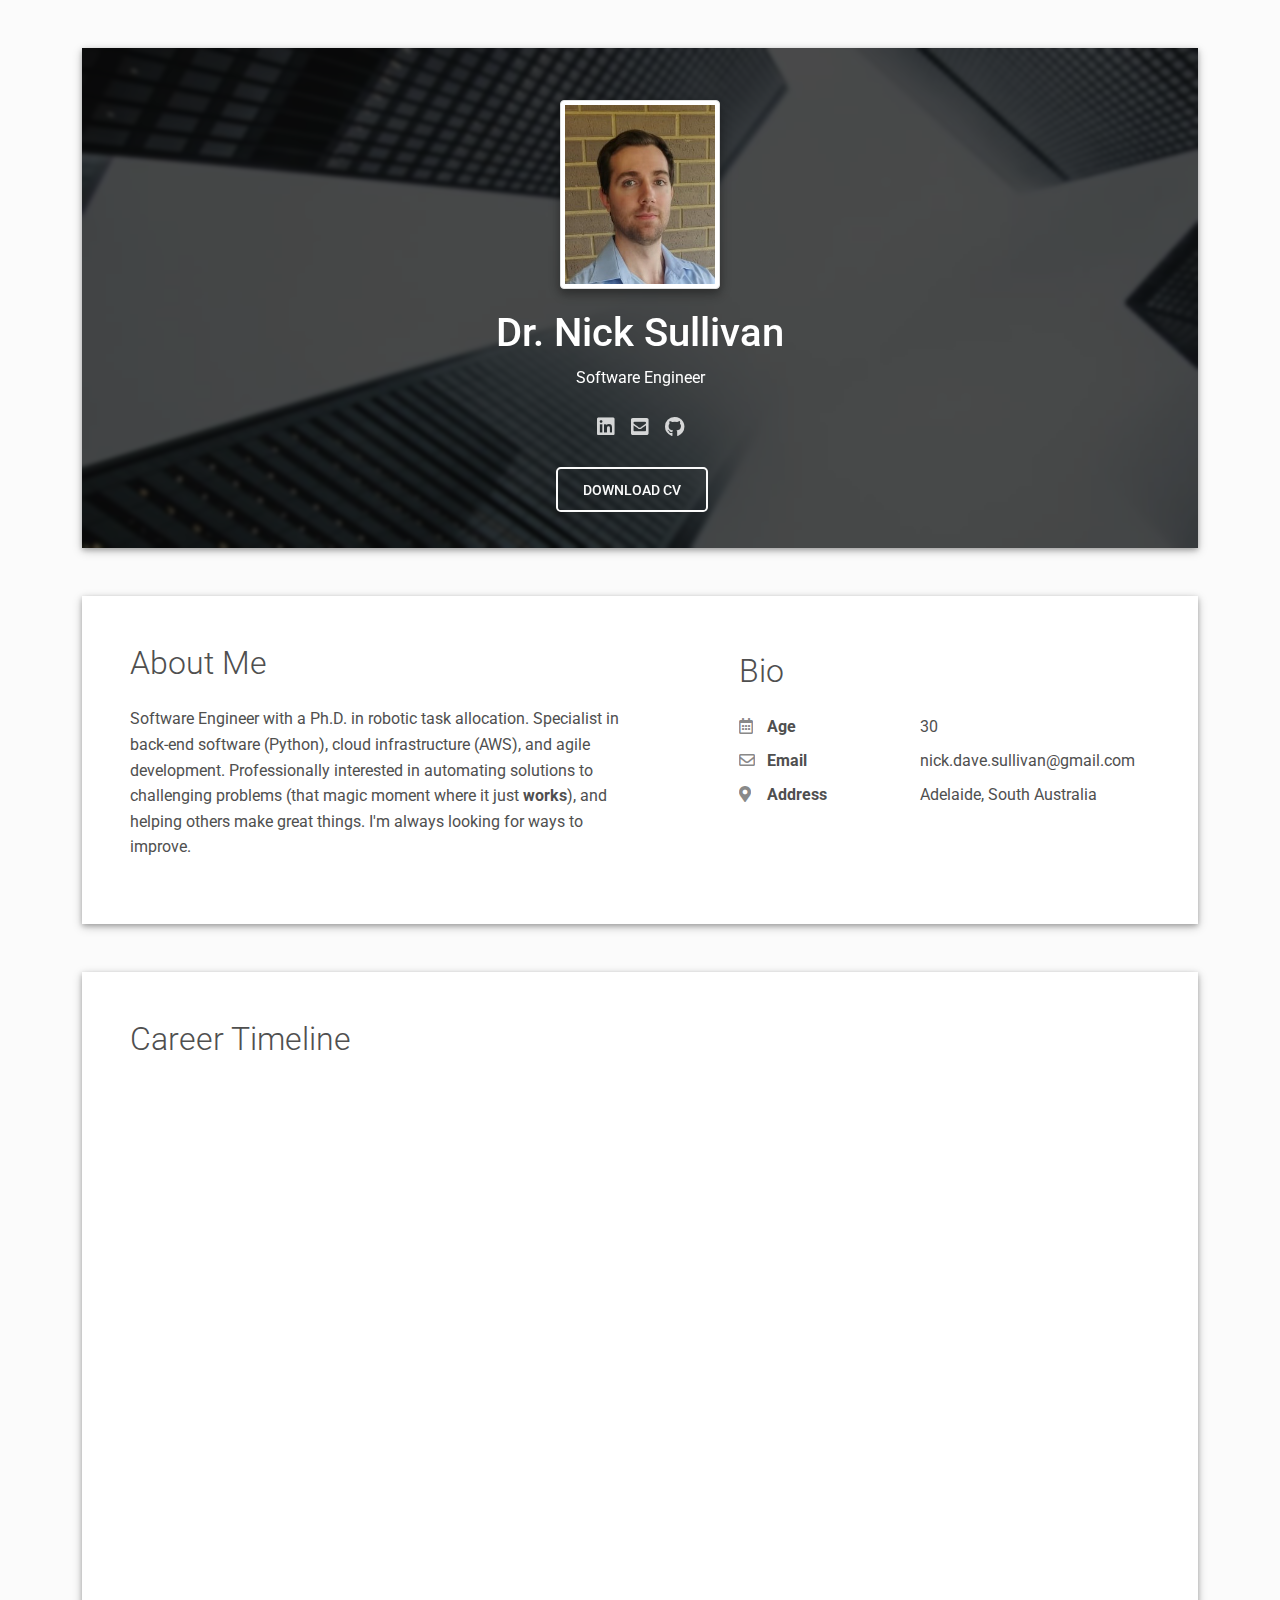
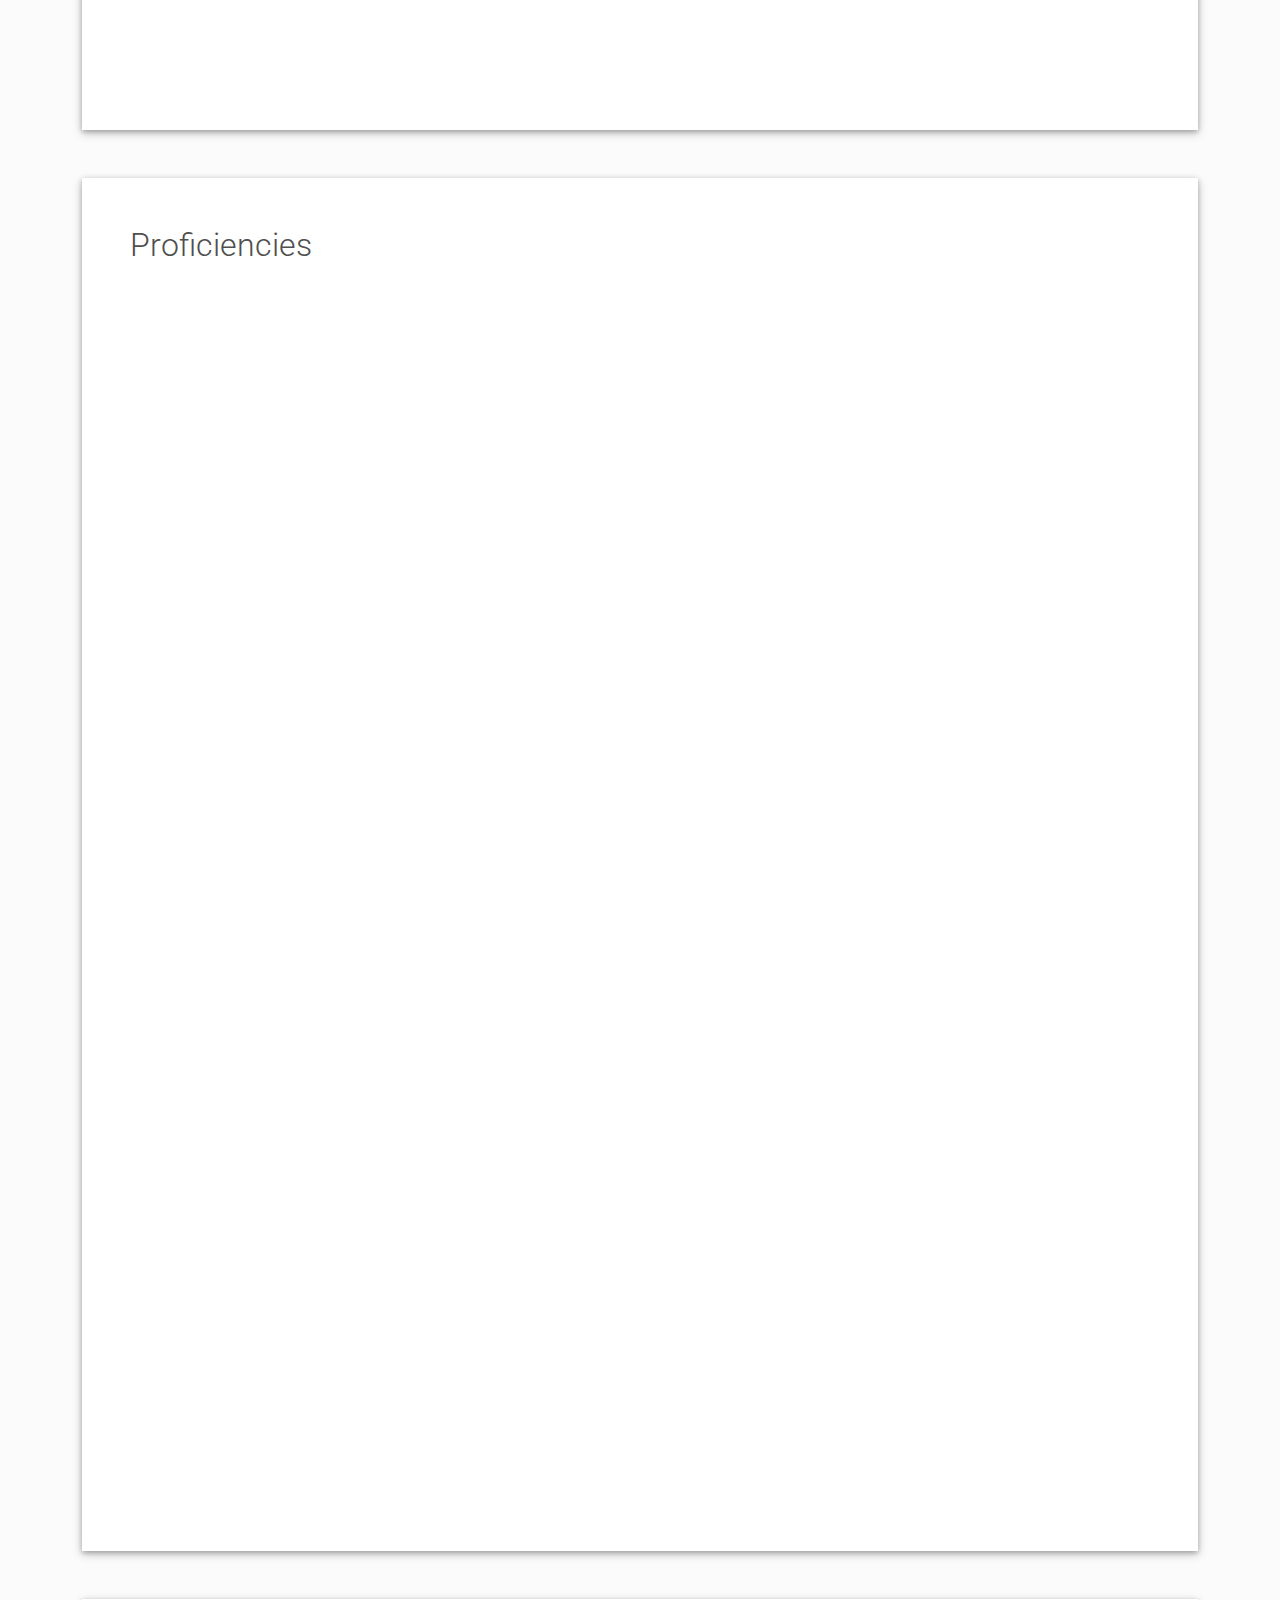
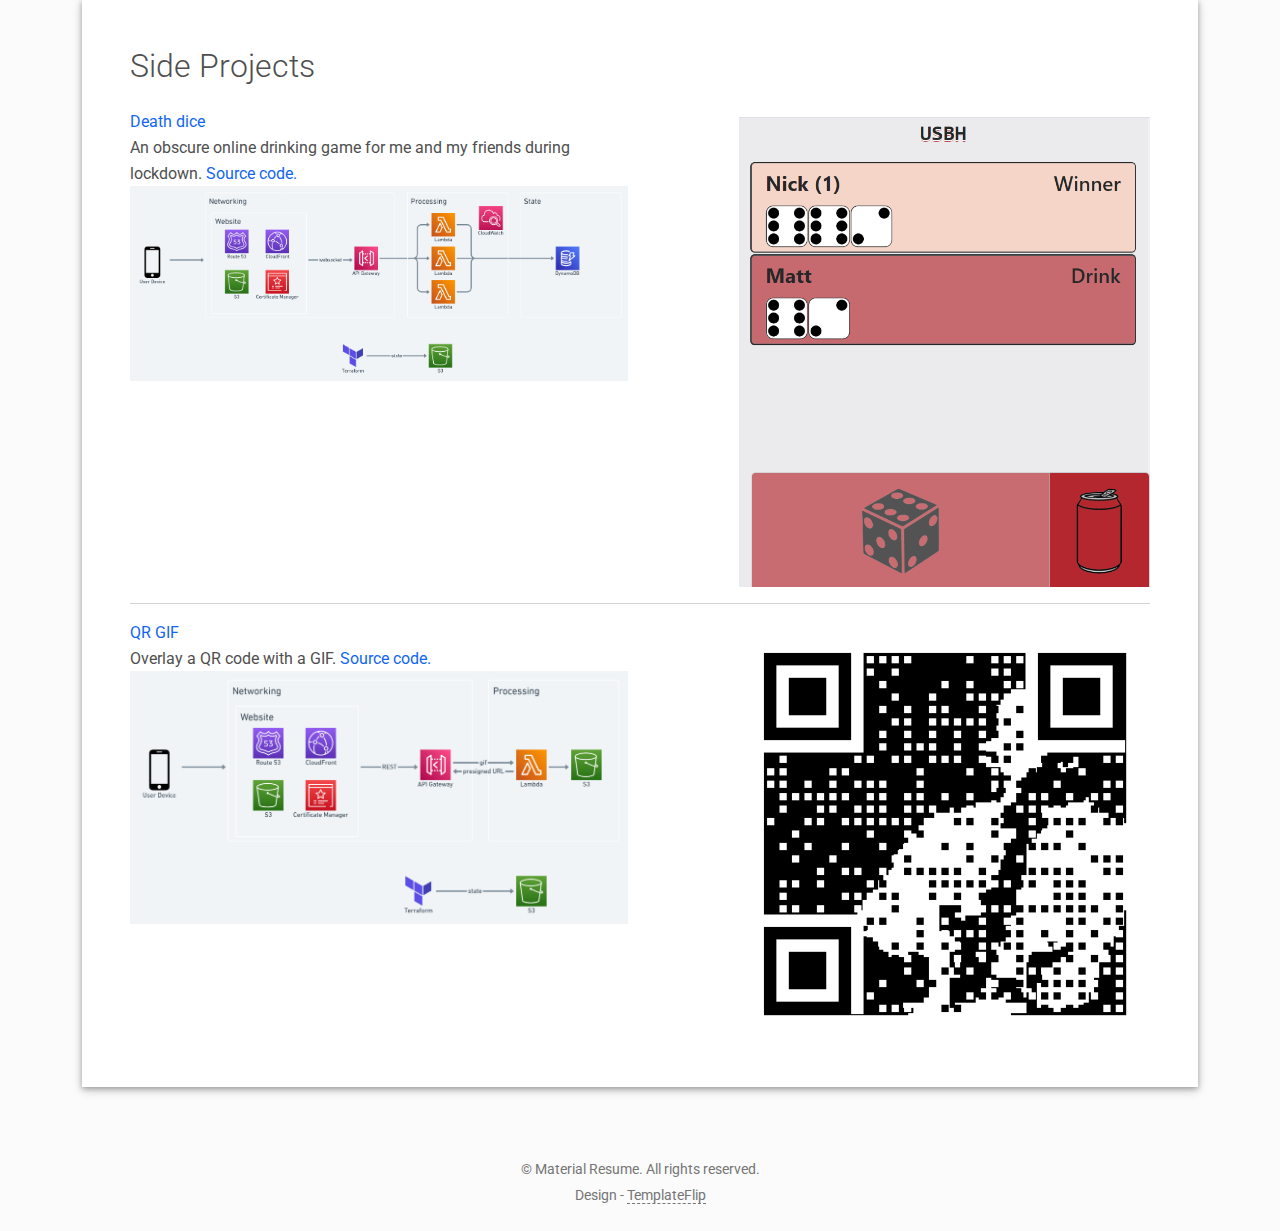
<file: src/index.html>
<!DOCTYPE html>
<html lang="en-US">

<head>
    <meta charset="UTF-8">
    <meta http-equiv="X-UA-Compatible" content="IE=edge">
    <meta name="viewport" content="width=device-width, initial-scale=1">
    <title>Nick Sullivan</title>
    <link rel="icon" href="images/favicon.ico" type="image/x-icon" />
    <link rel="preconnect" href="https://fonts.gstatic.com" crossorigin="crossorigin" />
    <link rel="preload" as="style"
        href="https://fonts.googleapis.com/css2?family=Poppins:wght@600&amp;family=Roboto:wght@300;400;500;700&amp;display=swap" />
    <link rel="stylesheet"
        href="https://fonts.googleapis.com/css2?family=Poppins:wght@600&amp;family=Roboto:wght@300;400;500;700&amp;display=swap"
        media="print" onload="this.media='all'" />
    <noscript>
        <link rel="stylesheet"
            href="https://fonts.googleapis.com/css2?family=Poppins:wght@600&amp;family=Roboto:wght@300;400;500;700&amp;display=swap" />
    </noscript>
    <link href="css/font-awesome/css/all.min.css?ver=1.2.1" rel="stylesheet">
    <link href="css/mdb.min.css?ver=1.2.1" rel="stylesheet">
    <link href="css/aos.css?ver=1.2.1" rel="stylesheet">
    <link href="css/main.css?ver=1.2.1" rel="stylesheet">
    <noscript>
        <style type="text/css">
            [data-aos] {
                opacity: 1 !important;
                transform: translate(0) scale(1) !important;
            }
        </style>
    </noscript>
</head>

<body class="bg-light" id="top">
    <!-- <header class="d-print-none">
        <div class="container text-center text-lg-left">
            <div class="pt-4 clearfix">
                <h1 class="site-title mb-0">Nick Sullivan</h1>
                <div class="site-nav">
                    <nav role="navigation">
                        <ul class="nav justify-content-center">
                            <li class="nav-item"><a class="nav-link" href="#about" title="About"><span
                                        class="menu-title">About</span></a>
                            </li>
                            <li class="nav-item"><a class="nav-link" href="#timeline" title="Timeline"><span
                                        class="menu-title">Timeline</span></a>
                            </li>

                            <li class="nav-item"><a class="nav-link" href="#contact" title="Contact"><span
                                        class="menu-title">Contact</span></a>
                            </li>
                        </ul>
                    </nav>
                </div>
            </div>
        </div>
    </header> -->

    <div class="page-content">
        <div class="container">
            <div class="resume-container">

                <!-- Intro -->
                <div class="shadow-1-strong bg-white my-5" id="intro">
                    <div class="bg-info text-white">
                        <div class="cover bg-image"><img src="images/header-background.jpg" />
                            <div class="mask" style="background-color: rgba(0, 0, 0, 0.7);backdrop-filter: blur(2px);">
                                <div class="text-center p-5">
                                    <div class="avatar p-1"><img class="img-thumbnail shadow-2-strong"
                                            src="images/avatar.jpg" width="160" height="160" /></div>
                                    <div class="header-bio mt-3">
                                        <div data-aos="zoom-in" data-aos-delay="0">
                                            <h2 class="h1">Dr. Nick Sullivan</h2>
                                            <p>Software Engineer</p>
                                        </div>
                                        <div class="header-social mb-3 d-print-none" data-aos="zoom-in"
                                            data-aos-delay="200">
                                            <nav role="navigation">
                                                <ul class="nav justify-content-center">
                                                    <li class="nav-item"><a class="nav-link"
                                                            href="https://www.linkedin.com/in/nick-dave-sullivan/"
                                                            title="LinkedIn"><i class="fab fa-linkedin"></i><span
                                                                class="menu-title sr-only">Twitter</span></a>
                                                    </li>
                                                    <li class="nav-item"><a class="nav-link"
                                                            href="mailto: nick.dave.sullivan@gmail.com" title="Email"><i
                                                                class="fas fa-envelope-square"></i><span
                                                                class="menu-title sr-only">Facebook</span></a>
                                                    </li>
                                                    <li class="nav-item"><a class="nav-link"
                                                            href="https://github.com/Nick-Sullivan" title="Github"><i
                                                                class="fab fa-github"></i><span
                                                                class="menu-title sr-only">Github</span></a>
                                                    </li>
                                                </ul>
                                            </nav>
                                        </div>
                                        <div class="d-print-none">
                                            <a
                                                class="btn btn-outline-light btn-lg shadow-sm mt-1 me-3"
                                                href="files/NickSullivan-SoftwareEngineer.pdf" data-aos="fade-right"
                                                data-aos-delay="700">Download CV
                                            </a>
                                            <!-- <a
                                                class="btn btn-info btn-lg shadow-sm mt-1" href="#contact"
                                                data-aos="fade-left" data-aos-delay="700">Contact
                                            </a> -->
                                        </div>
                                    </div>
                                </div>
                            </div>
                        </div>
                    </div>
                </div>

                <!-- About Me -->
                <div class="shadow-1-strong bg-white my-5 p-5" id="about">
                    <div class="about-section">
                        <div class="row">
                            <div class="col-md-6">
                                <h2 class="h2 fw-light mb-4">About Me</h2>
                                <p>
                                    Software Engineer with a Ph.D. in robotic task allocation. Specialist in back-end
                                    software
                                    (Python), cloud infrastructure (AWS), and agile development.
                                    Professionally interested in automating solutions to challenging problems (that
                                    magic moment
                                    where it just <strong>works</strong>), and helping others make great things. I'm
                                    always looking for ways to
                                    improve.
                                </p>
                            </div>
                            <div class="col-md-5 offset-lg-1">
                                <div class="row mt-2">
                                    <h2 class="h2 fw-light mb-4">Bio</h2>
                                    <div class="col-sm-5">
                                        <div class="pb-2 fw-bolder"><i class="far fa-calendar-alt pe-2 text-muted"
                                                style="width:24px;opacity:0.85;"></i> Age</div>
                                    </div>
                                    <div class="col-sm-7">
                                        <div class="pb-2">30</div>
                                    </div>
                                    <div class="col-sm-5">
                                        <div class="pb-2 fw-bolder"><i class="far fa-envelope pe-2 text-muted"
                                                style="width:24px;opacity:0.85;"></i> Email</div>
                                    </div>
                                    <div class="col-sm-7">
                                        <div class="pb-2">nick.dave.sullivan@gmail.com</div>
                                    </div>
                                    <div class="col-sm-5">
                                        <div class="pb-2 fw-bolder"><i class="fas fa-map-marker-alt pe-2 text-muted"
                                                style="width:24px;opacity:0.85;"></i> Address</div>
                                    </div>
                                    <div class="col-sm-7">
                                        <div class="pb-2">Adelaide, South Australia</div>
                                    </div>
                                </div>
                            </div>
                        </div>
                    </div>
                </div>

                <!-- Timeline -->
                <div class="shadow-1-strong bg-white my-5 p-5" id="timeline">
                    <h2 class="h2 fw-light mb-4">Career Timeline</h2>
                    <link title="timeline-styles" rel="stylesheet" href="https://cdn.knightlab.com/libs/timeline3/latest/css/timeline.css">      
                    <div id='timeline-embed' style="width: 100%; height: 600px"></div>
                    <script src="https://cdn.knightlab.com/libs/timeline3/latest/js/timeline.js"></script>
                    <script type="text/javascript">
                        // The TL.Timeline constructor takes at least two arguments:
                        // the id of the Timeline container (no '#'), and
                        // the URL to your JSON data file or Google spreadsheet.
                        // the id must refer to an element "above" this code,
                        // and the element must have CSS styling to give it width and height
                        // optionally, a third argument with configuration options can be passed.
                        // See below for more about options.
                        timeline = new TL.Timeline(
                            'timeline-embed',
                            'files/timeline.json',
                            {
                                scale_factor: 0.5,
                                zoom_sequence: [0.25, 0.5, 1, 2],
                                timenav_height_percentage: 16,
                                timenav_height_min: 50,
                                start_at_end: true,
                                duration: 1000
                            }
                        );
                    </script>
                </div>

                <!-- Proficiencies -->
                <div class="shadow-1-strong bg-white my-5 p-5" id="experience">
                    <div class="work-experience-section">
                        <h2 class="h2 fw-light mb-4">Proficiencies</h2>
                        <div class="timeline">
                            <div class="timeline-card timeline-card-info" data-aos="fade-in" data-aos-delay="0">
                                <div class="row">
                                    <div class="col-md-6">
                                        <div class="timeline-head px-4 pt-3">
                                            <div class="h5">Business Logic <span class="text-muted h6">(backend)</span></div>
                                        </div>
                                        <div class="timeline-body px-4 pb-4">
                                            <div class="text-muted text-small mb-3">Python, C#, SQL</div>
                                            <div>
                                                Most of my career has been in startups/scaleups, so I have experience in balancing the needs of short-term requirements
                                                (like creating a feature to land an important sale) with long-term code quality that enables companies to scale. 
                                                Good backend code starts with a strong understanding of the product, and designing the right data models.
                                                I feel great satisfication in seeing testable, easy-to-understand, logically-consistent code.
                                            </div>
                                        </div>
                                    </div>
                                    <div class="col-md-6">
                                        <div class="timeline-head px-4 pt-3">
                                            <div class="h5"><span class="text-muted h6">Ask me about</span></div>
                                        </div>
                                        <div class="px-4 pb-4">
                                            <div>• Incrementally improving monoliths</div>
                                            <div>• Transitioning serviceability calculations at TicToc</div>
                                            <div>• Architectural decision records</div>
                                            <div>• Optimising for autonomy</div>
                                        </div>
                                    </div>
                                </div>
                            </div>
                            <div class="timeline-card timeline-card-info" data-aos="fade-in" data-aos-delay="100">
                                <div class="row">
                                    <div class="col-md-6">
                                        <div class="timeline-head px-4 pt-3">
                                            <div class="h5">Infrastructure <span class="text-muted h6"></span></div>
                                        </div>
                                        <div class="timeline-body px-4 pb-4">
                                            <div class="text-muted text-small mb-3">AWS, Terraform</div>
                                            <div>
                                                Certified solutions architect. Lots of S3, lambda, permissions, SQS, API gateway, DynamoDB.
                                                Not much experience in networking details, e.g. VPC, load balancing.
                                                I'm a big fan of infrastructure-as-code, it's extremely satisfying to destroy and re-apply.
                                            </div>
                                        </div>
                                    </div>
                                    <div class="col-md-6">
                                        <div class="timeline-head px-4 pt-3">
                                            <div class="h5"><span class="text-muted h6">Ask me about</span></div>
                                        </div>
                                        <div class="px-4 pb-4">
                                            <div>• Concurrency in my dice project</div>
                                            <div>• Event-driven architecture at TicToc</div>
                                        </div>
                                    </div>
                                </div>
                            </div>
                            <div class="timeline-card timeline-card-info" data-aos="fade-in" data-aos-delay="200">
                                <div class="row">
                                    <div class="col-md-6">
                                        <div class="timeline-head px-4 pt-3">
                                            <div class="h5">Data <span class="text-muted h6"></span></div>
                                        </div>
                                        <div class="timeline-body px-4 pb-4">
                                            <div class="text-muted text-small mb-3">Snowflake, dbt</div>
                                            <div>
                                                I have worked with truck sensors sending hundreds of messages per second, riddled 
                                                with clock-skew and connection dropouts.
                                                I have experience in Snowflake and dbt, as well as writing tooling to improve internal visibility.
                                                Data is the lense to understand the world, and I like to know how my work is making an impact. 
                                            </div>
                                        </div>
                                    </div>
                                    <div class="col-md-6">
                                        <div class="timeline-head px-4 pt-3">
                                            <div class="h5"><span class="text-muted h6">Ask me about</span></div>
                                        </div>
                                        <div class="px-4 pb-4">
                                            <div>• Leading the analytics data store project at MaxMine</div>
                                            <div>• Bug investigations at TicToc</div>
                                        </div>
                                    </div>
                                </div>
                            </div>
                            <div class="timeline-card timeline-card-info" data-aos="fade-in" data-aos-delay="300">
                                <div class="row">
                                    <div class="col-md-6">
                                        <div class="timeline-head px-4 pt-3">
                                            <div class="h5">Testing <span class="text-muted h6"></span></div>
                                        </div>
                                        <div class="timeline-body px-4 pb-4">
                                            <div class="text-muted text-small mb-3">Playwright, mocha</div>
                                            <div>
                                                Strong believer that all regression testing whould be automated, integrated as part of CICD, 
                                                and written by the same people who write business logic.
                                                Developers that are responsible for their own tests write much more scalable code.
                                            </div>
                                        </div>
                                    </div>
                                    <div class="col-md-6">
    
                                        <div class="timeline-head px-4 pt-3">
                                            <div class="h5"><span class="text-muted h6">Ask me about</span></div>
                                        </div>
                                        <div class="px-4 pb-4">
                                            <div>• Serviceability calculations at TicToc</div>
                                            <div>• Browser testing in my dice project</div>
                                        </div>
                                    </div>
                                </div>
                            </div>
                            <div class="timeline-card timeline-card-info" data-aos="fade-in" data-aos-delay="400">
                                <div class="row">
                                    <div class="col-md-6">
                                        <div class="timeline-head px-4 pt-3">
                                            <div class="h5">User Interface <span class="text-muted h6">(frontend)</span>
                                            </div>
                                        </div>
                                        <div class="timeline-body px-4 pb-4">
                                            <div class="text-muted text-small mb-3">HTML, Javascript</div>
                                            <div>
                                                I can copy and paste my way through simple problems, but I only have basic experience when it comes to anything front end.
                                            </div>
                                        </div>
                                    </div>
                                </div>
                            </div>
                        </div>
                    </div>
                </div>

                <!-- Projects -->
                <div class="shadow-1-strong bg-white my-5 p-5" id="projects">
                    <div class="project-section">
                        <div class="row">
                            <div class="col-md-6">
                                <h2 class="h2 fw-light mb-4">Side Projects</h2>
                            </div>
                        </div>
                        <div class="row">
                            <div class="col-md-6">
                                <p>
                                    <a href="https://100percentofthetimehotspaghetti.com/dice.html">Death dice</a>
                                    <br>
                                    An obscure online drinking game for me and my friends during lockdown.
                                    <a href="https://github.com/Nick-Sullivan/death-dice">Source code.</a>
                                    <img class="img-fluid" src="images/death-dice-architecture.png" height="500" />
                                </p>
                            </div>
                            <div class="col-md-5 offset-lg-1">
                                <div class="row mt-2">
                                    <img class="img" src="images/death-dice-screenshot.png" width="100" />
                                </div>
                            </div>
                        </div>
                        <div class="row">
                            <div class="col">
                                <hr class="solid">
                            </div>
                        </div>
                        <div class="row">
                            <div class="col-md-6">
                                <p>
                                    <a href="https://nick.dave.sullivan.com/qrgif.html">QR GIF</a>
                                    <br>
                                    Overlay a QR code with a GIF.
                                    <a href="https://github.com/Nick-Sullivan/death-dice">Source code.</a>
                                    <img class="img-fluid" src="images/qrgif-architecture.png" height="500" />
                                    
                                </p>
                            </div>
                            <div class="col-md-5 offset-lg-1">
                                <div class="row mt-2">
                                    <img class="img-fluid" src="images/qrgif-example.gif" height="500" />
                                </div>
                            </div>
                        </div>

                    </div>
                </div>


                <!-- Skills -->
                <!-- <div class="shadow-1-strong bg-white my-5 p-5" id="skills">
                    <div class="skills-section">
                        <h2 class="h2 fw-light mb-4">Professional Skills</h2>
                        <div class="row">
                            <div class="col-md-6">
                                <div class="mb-3"><span class="fw-bolder">HTML</span>
                                    <div class="progress my-2 rounded" style="height: 20px">
                                        <div class="progress-bar bg-info" role="progressbar" data-aos="zoom-in-right"
                                            data-aos-delay="100" data-aos-anchor=".skills-section" style="width: 95%;"
                                            aria-valuenow="95" aria-valuemin="0" aria-valuemax="100">Master</div>
                                    </div>
                                </div>
                                <div class="mb-3"><span class="fw-bolder">CSS</span>
                                    <div class="progress my-2 rounded" style="height: 20px">
                                        <div class="progress-bar bg-info" role="progressbar" data-aos="zoom-in-right"
                                            data-aos-delay="200" data-aos-anchor=".skills-section" style="width: 85%"
                                            aria-valuenow="85" aria-valuemin="0" aria-valuemax="100">Expert</div>
                                    </div>
                                </div>
                                <div class="mb-3"><span class="fw-bolder">JavaScript</span>
                                    <div class="progress my-2 rounded" style="height: 20px">
                                        <div class="progress-bar bg-info" role="progressbar" data-aos="zoom-in-right"
                                            data-aos-delay="300" data-aos-anchor=".skills-section" style="width: 75%"
                                            aria-valuenow="75" aria-valuemin="0" aria-valuemax="100">Advance</div>
                                    </div>
                                </div>
                                <div class="mb-3"><span class="fw-bolder">WordPress</span>
                                    <div class="progress my-2 rounded" style="height: 20px">
                                        <div class="progress-bar bg-info" role="progressbar" data-aos="zoom-in-right"
                                            data-aos-delay="300" data-aos-anchor=".skills-section" style="width: 75%"
                                            aria-valuenow="75" aria-valuemin="0" aria-valuemax="100">Advance</div>
                                    </div>
                                </div>
                            </div>
                            <div class="col-md-6">
                                <div class="mb-3"><span class="fw-bolder">Adobe Photoshop</span>
                                    <div class="progress my-2 rounded" style="height: 20px">
                                        <div class="progress-bar bg-secondary" role="progressbar"
                                            data-aos="zoom-in-right" data-aos-delay="400"
                                            data-aos-anchor=".skills-section" style="width: 95%" aria-valuenow="95"
                                            aria-valuemin="0" aria-valuemax="100">Master</div>
                                    </div>
                                </div>
                                <div class="mb-3"><span class="fw-bolder">Adobe Illustrator</span>
                                    <div class="progress my-2 rounded" style="height: 20px">
                                        <div class="progress-bar bg-secondary" role="progressbar"
                                            data-aos="zoom-in-right" data-aos-delay="400"
                                            data-aos-anchor=".skills-section" style="width: 90%" aria-valuenow="90"
                                            aria-valuemin="0" aria-valuemax="100">Expert</div>
                                    </div>
                                </div>
                                <div class="mb-3"><span class="fw-bolder">Sketch</span>
                                    <div class="progress my-2 rounded" style="height: 20px">
                                        <div class="progress-bar bg-secondary" role="progressbar"
                                            data-aos="zoom-in-right" data-aos-delay="500"
                                            data-aos-anchor=".skills-section" style="width: 85%" aria-valuenow="85"
                                            aria-valuemin="0" aria-valuemax="100">Expert</div>
                                    </div>
                                </div>
                                <div class="mb-3"><span class="fw-bolder">Adobe XD</span>
                                    <div class="progress my-2 rounded" style="height: 20px">
                                        <div class="progress-bar bg-secondary" role="progressbar"
                                            data-aos="zoom-in-right" data-aos-delay="600"
                                            data-aos-anchor=".skills-section" style="width: 75%" aria-valuenow="75"
                                            aria-valuemin="0" aria-valuemax="100">Beginner</div>
                                    </div>
                                </div>
                            </div>
                        </div>
                    </div>
                </div> -->

                <!-- Experience -->
                <!-- <div class="shadow-1-strong bg-white my-5 p-5" id="experience">
                    <div class="work-experience-section">
                        <h2 class="h2 fw-light mb-4">Work Experience</h2>
                        <div class="timeline">
                            <div class="timeline-card timeline-card-info" data-aos="fade-in" data-aos-delay="0">
                                <div class="timeline-head px-4 pt-3">
                                    <div class="h5">Technical Team Lead <span class="text-muted h6">at MaxMine</span></div>
                                </div>
                                <div class="timeline-body px-4 pb-4">
                                    <div class="text-muted text-small mb-3">May 2021 - October 2021</div>
                                    <div>
                                        Leading a small team of developers responsible for data reporting, feature maintenance,
                                        and IoT monitoring. Performed architecture design and implementation for a Data
                                        Lake and Data Warehouse using Snowflake, Terraform, and dbt. Duties included
                                        product prioritisation, project planning, stakeholder management, code reviews, and
                                        guiding team career growth.
                                    </div>
                                </div>
                            </div>
                            <div class="timeline-card timeline-card-info" data-aos="fade-in" data-aos-delay="200">
                                <div class="timeline-head px-4 pt-3">
                                    <div class="h5">Software Engineer <span class="text-muted h6">at MaxMine</span>
                                    </div>
                                </div>
                                <div class="timeline-body px-4 pb-4">
                                    <div class="text-muted text-small mb-3">2019 - 2021</div>
                                    <div>
                                        Processing mining equipment sensor data to classify operator behaviours, minesite
                                        conditions, and tracking material movements. Developed software to provide insight
                                        on how to improve minesite operations by reducing fuel usage, improving tyre life, and
                                        predicting equipment failures. Also introduced data quality testing to the product,
                                        performed as scrum master, and recruited/managed a team of students to generate
                                        truth sets and execute small projects.
                                    </div>
                                </div>
                            </div>
                            <div class="timeline-card timeline-card-info" data-aos="fade-in" data-aos-delay="400">
                                <div class="timeline-head px-4 pt-3">
                                    <div class="h5">Contractor <span class="text-muted h6">at The University of Adelaide</span></div>
                                </div>
                                <div class="timeline-body px-4 pb-4">
                                    <div class="text-muted text-small mb-3">2016 - 2019</div>
                                    <div>
                                        • Automated a laser guided pacing system for the Australian Olympic track cycling
                                        team.
                                    </div>
                                    <div>
                                        • Enabled autonomous operation of small sensor-laden vehicles for defence research.
                                    </div>
                                    <div>
                                        • Tutor for fourth year engineering courses Advanced PID Control and Advanced
                                        Digital Control.
                                    </div>
                                </div>
                            </div>
                        </div>
                    </div>
                </div> -->

                <!-- Education -->
                <!-- <div class="shadow-1-strong bg-white my-5 p-5" id="education">
                    <div class="education-section">
                        <h2 class="h2 fw-light mb-4">Education</h2>
                        <div class="timeline">
                            <div class="timeline-card timeline-card-success" data-aos="fade-in" data-aos-delay="0">
                                <div class="timeline-head px-4 pt-3">
                                    <div class="h5">Ph.D in Robotics <span class="text-muted h6">from
                                            The University of Adelaide</span> </div>
                                </div>
                                <div class="timeline-body px-4 pb-4">
                                    <div class="text-muted text-small mb-3">2016 - 2019</div>
                                    <div>
                                        Supervisors: Assoc. Prof. Steven Grainger and Prof. Ben Cazzolato
                                    </div>
                                    <div>
                                        My research was on task allocation and collaborative localisation for ground vehicles;
                                        designing algorithms that decide how individuals should complete their objectives,
                                        while remaining within line-of-site of one another.
                                    </div>
                                    <div>
                                        • Partnered with DST Group’s Advanced Vehicle Systems team.
                                    </div>
                                    <div>
                                        • Presented my research to Australia’s Minister for Defence Industry and Chief Defence Scientist, as well as conferences ACRA 2017, ACRA 2018, and ICARCV 2018.
                                    </div>
                                    <div>
                                        • Published four journal papers.
                                    </div>
                                </div>
                            </div>
                            <div class="timeline-card timeline-card-success" data-aos="fade-in" data-aos-delay="200">
                                <div class="timeline-head px-4 pt-3">
                                    <div class="h5">B.Eng. in Mechatronics and Comp Sci (Hons) <span class="text-muted h6">from
                                            The University of Adelaide</span> </div>
                                </div>
                                <div class="timeline-body px-4 pb-4">
                                    <div class="text-muted text-small mb-3">2007 - 2011</div>
                                    <div>
                                        Honours Project - An Autonomous Ground Vehicle | Supervisor: Dr. Tien-Fu Lu
                                    </div>
                                    <div>
                                        6.5/7 GPA
                                    </div>
                                </div>
                            </div>
                        </div>
                    </div>
                </div> -->

                <!-- Projects -->
                <!-- <div class="shadow-1-strong bg-white my-5 p-5 d-print-none" id="portfolio">
                    <div class="portfolio-section">
                        <h2 class="h2 fw-light mb-4">Projects</h2>
                        <div class="row g-0">
                            <div class="col-md-6"><a href="https://dribbble.com/" target="_blank"><img class="img-fluid"
                                        src="images/project-1.jpg" width="800" height="500" /></a></div>
                            <div class="col-md-6 d-flex align-items-center" data-aos="fade-left" data-aos-delay="100">
                                <div class="m-4 mt-md-2">
                                    <p class="text-teal text-small">Frontend / HTML / CSS / JavaScript</p>
                                    <h3>Photo Agency Website</h3>
                                    <p class="text-muted">Built highly performant website front end for a Photography
                                        agency. Delivered codebase in HTML, CSS and modern JavaScript.</p>
                                </div>
                            </div>
                        </div>
                        <div class="row g-0 portfolio-reverse">
                            <div class="col-md-6 d-flex align-items-center" data-aos="fade-right" data-aos-delay="100">
                                <div class="m-4 mt-md-2 text-end">
                                    <p class="text-teal text-small">Graphic Design / Photoshop / Sketch</p>
                                    <h3>Restaurant Website Design</h3>
                                    <p class="text-muted">Web design for popular resturant chain involving complex
                                        layouts done in both Photoshop and Sketch. Collaborated with back-end and
                                        front-end team for finished product.</p>
                                </div>
                            </div>
                            <div class="col-md-6"><a href="https://www.behance.net/" target="_blank"><img
                                        class="img-fluid" src="images/project-2.jpg" width="800" height="500" /></a>
                            </div>
                        </div>
                        <div class="row g-0">
                            <div class="col-md-6"><a href="https://dribbble.com/" target="_blank"><img class="img-fluid"
                                        src="images/project-3.jpg" width="800" height="500" /></a></div>
                            <div class="col-md-6 d-flex align-items-center" data-aos="fade-left" data-aos-delay="100">
                                <div class="m-4 mt-md-2">
                                    <p class="text-teal text-small">Frontend / HTML / CSS / JavaScript</p>
                                    <h3>E-Commerce Website</h3>
                                    <p class="text-muted">Built highly performant website for an E-commerce Portal.
                                        Worked with back-end team to timely deliver codebase in HTML, CSS and modern
                                        JavaScript.</p>
                                </div>
                            </div>
                        </div>
                    </div>
                </div> -->

                <!-- References -->
                <!-- <div class="shadow-1-strong bg-white my-5 p-5" id="references">
                    <div class="reference-section">
                        <h2 class="h2 fw-light mb-4">References</h2>
                        <div class="row">
                            <div class="col-md-6">
                                <div class="d-flex mb-2">
                                    <div class="avatar"><img src="images/reference-image-1.jpg" width="60"
                                            height="60" /></div>
                                    <div class="header-bio m-3 mb-0">
                                        <h3 class="h6 mb-1" data-aos="fade-left" data-aos-delay="0">Aiyana</h3>
                                        <p class="text-muted text-small" data-aos="fade-left" data-aos-delay="100">CEO /
                                            Web Design Company</p>
                                    </div>
                                </div>
                                <div class="d-flex"><i class="text-secondary fas fa-quote-left"></i>
                                    <p class="lead mx-2" data-aos="fade-left" data-aos-delay="100">Walter displays
                                        exemplary professionalism and is able to take on challenges. He learns quickly
                                        and is an asset to any team.</p>
                                </div>
                            </div>
                            <div class="col-md-6">
                                <div class="d-flex mb-2">
                                    <div class="avatar"><img src="images/reference-image-2.jpg" width="60"
                                            height="60" /></div>
                                    <div class="header-bio m-3 mb-0">
                                        <h3 class="h6 mb-1" data-aos="fade-left" data-aos-delay="0">Alexander</h3>
                                        <p class="text-muted text-small" data-aos="fade-left" data-aos-delay="100">
                                            Front-end Developer / Web Design Company</p>
                                    </div>
                                </div>
                                <div class="d-flex"><i class="text-secondary fas fa-quote-left"></i>
                                    <p class="lead mx-2" data-aos="fade-left" data-aos-delay="100">Walter is a great
                                        co-worker and problem solver. He is quick to extend his helping hand and makes a
                                        good team player.</p>
                                </div>
                            </div>
                        </div>
                    </div>
                </div> -->

                <!-- Contact -->
                <!-- <div class="shadow-1-strong bg-white my-5 p-5" id="contact">
                    <div class="contant-section">
                        <h2 class="h2 fw-light text mb-4">Contact</h2>
                        <div class="row mb-4">
                            <div class="col-md-5" data-aos="fade-left" data-aos-delay="200">
                                <div class="mt-1">
                                    <div class="h6"><i class="far fa-envelope pe-2 text-muted"
                                            style="width:24px;opacity:0.85;"></i> nick.dave.sullivan@gmail.com</div>
                                </div>
                                <div class="mt-5 d-print-none">
                                    <form action="https://formspree.io/f/mzbozvkp" method="POST">
                                        <div class="form-outline mb-4">
                                            <input name="name" type="text" id="name" class="form-control" required />
                                            <label class="form-label" for="name">Name</label>
                                        </div>
                                        <div class="form-outline mb-4">
                                            <input name="email" type="email" id="email" class="form-control" required />
                                            <label class="form-label" for="email">Email address</label>
                                        </div>
                                        <div class="form-outline mb-4">
                                            <textarea class="form-control" style="resize: none;" id="message" rows="4" name="message"
                                                required></textarea>
                                            <label class="form-label" for="message">Message</label>
                                        </div>
                                        <button class="btn btn-info btn-block mb-4" type="submit">Send</button>
                                    </form>
                                </div>
                            </div>
                            <div class="col-md-7 d-print-none" data-aos="zoom-in" data-aos-delay="100">
                                <iframe src="https://www.google.com/maps/embed?pb=!1m18!1m12!1m3!1d418336.01543636684!2d138.33028069801887!3d-35.00044347011355!2m3!1f0!2f0!3f0!3m2!1i1024!2i768!4f13.1!3m3!1m2!1s0x6ab735c7c526b33f%3A0x4033654628ec640!2sAdelaide%20SA!5e0!3m2!1sen!2sau!4v1641101939082!5m2!1sen!2sau" width="600" height="450" style="border:0;" allowfullscreen="" loading="lazy"></iframe>
                            </div>

                        </div>
                    </div>
                </div> -->

            </div>
        </div>
    </div>

    <footer class="pt-4 pb-4 text-muted text-center d-print-none">
        <div class="container">
            <div class="text-small">
                <div class="mb-1">&copy; Material Resume. All rights reserved.</div>
                <div>Design - <a href="https://templateflip.com/" target="_blank">TemplateFlip</a></div>
            </div>
        </div>
    </footer>
    <script src="js/mdb.min.js?ver=1.2.1"></script>
    <script src="js/aos.js?ver=1.2.1"></script>
    <script src="js/main.js?ver=1.2.1"></script>
</body>

</html>
</file>
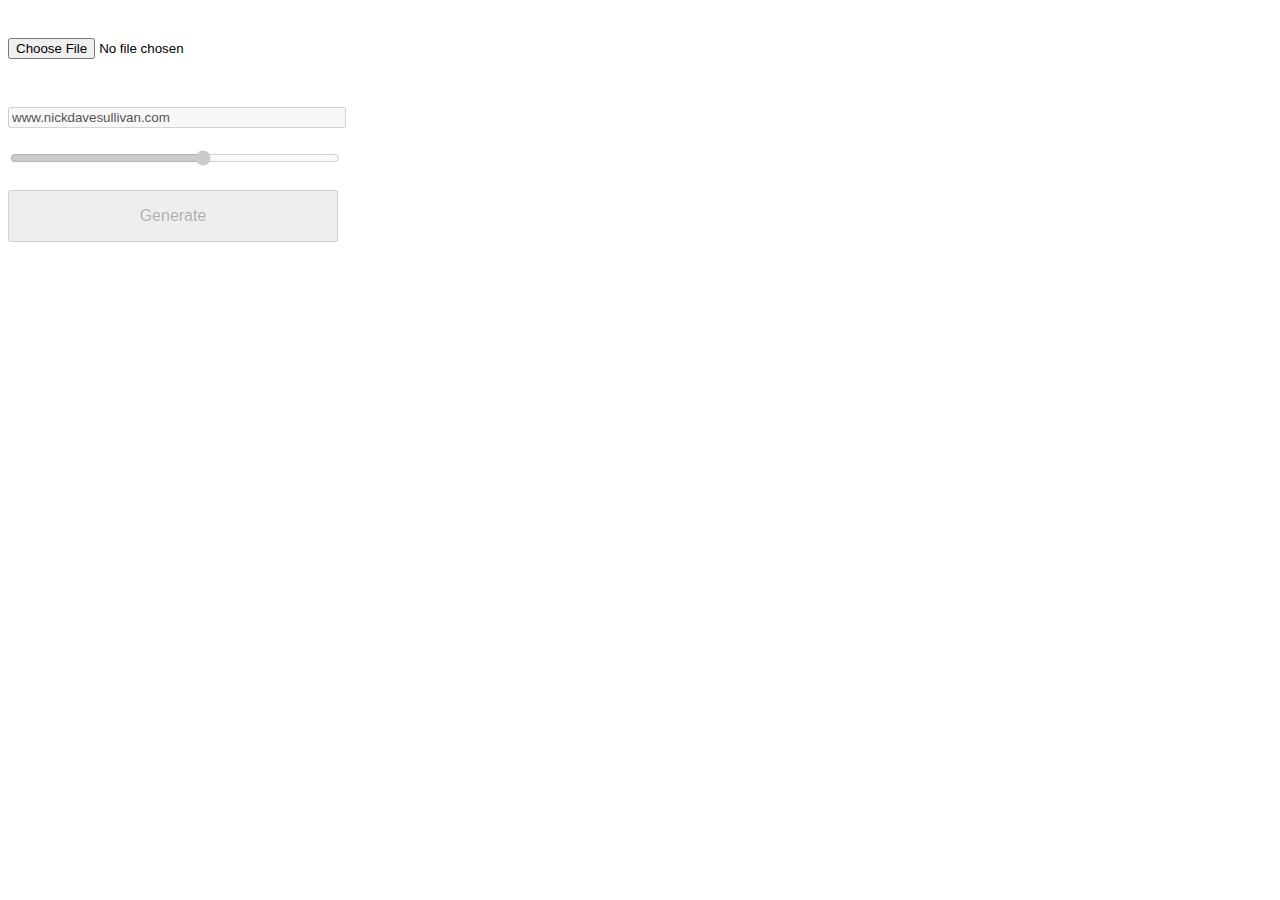
<file: src/qrgif.html>
<!DOCTYPE html>
<html lang="en-US">

  <head>
    <!-- Bootstrap CSS -->
    <link rel="stylesheet" href="https://cdn.jsdelivr.net/npm/bootstrap@4.5.3/dist/css/bootstrap.min.css" integrity="sha384-TX8t27EcRE3e/ihU7zmQxVncDAy5uIKz4rEkgIXeMed4M0jlfIDPvg6uqKI2xXr2" crossorigin="anonymous">

    <title>QR Code + GIF</title>

    <link rel="stylesheet" type="text/css" href="css/qrgif.css" />
  </head>

  <body>
    <div class="container">
      <div class="row">

        <div class="col">

          <!-- File input -->
          <input type="file" id="inputFile" accept="image/gif" onchange="fileUploaded()">
          <div>
            <img id="inputImage" width="320" />	
          </div>
  
          <!-- Parameters -->
          <div>
            <!-- <label for="qrText">QR Text</label> -->
            <input type="text" id="qrText" name="qrText" value="www.nickdavesullivan.com" maxlength="42" disabled=true oninput="qrTextChanged()">
          </div>
  
          <div>
            <!-- <label for="binaryThreshold">Binary Threshold</label> -->
            <input type="range" id="binaryThreshold" name="binaryThreshold" min="0" max="255" value="150" disabled=true oninput="binaryThresholdChanged()">
          </div>
          
          <div>
            <button type="button" id="generateButton" disabled="true" onclick="generateButtonClicked()">Generate</button>
          </div>
  
        </div>

        <div class="col">

          <!-- Sample output -->
          <div>
            <canvas id="sampleImage" width="320" height="320"></canvas>
          </div>
  
          <!-- Output -->
          <div>
            <img id="outputImage" width="320" />	
          </div>

        </div>

      </div>
    </div>
  </body>

  <script src="https://www.marvinj.org/releases/marvinj-0.9.js"></script>
  <script src="js/qrgif.js"></script>

  <!-- Needed for bootstrap -->
  <script src="https://code.jquery.com/jquery-3.5.1.slim.min.js" integrity="sha384-DfXdz2htPH0lsSSs5nCTpuj/zy4C+OGpamoFVy38MVBnE+IbbVYUew+OrCXaRkfj" crossorigin="anonymous"></script>
  <script src="https://cdn.jsdelivr.net/npm/bootstrap@4.5.3/dist/js/bootstrap.bundle.min.js" integrity="sha384-ho+j7jyWK8fNQe+A12Hb8AhRq26LrZ/JpcUGGOn+Y7RsweNrtN/tE3MoK7ZeZDyx" crossorigin="anonymous"></script>

</html>
</file>
<file: src/css/main.css>
/* Timeline custom component */
.timeline-card {
  position: relative;
  margin-left: 16px; }

.timeline-card:before {
  content: '';
  display: inline-block;
  position: absolute;
  background-color: #fff;
  border-radius: 100%;
  width: 24px;
  height: 24px;
  top: 16px;
  left: -12px;
  border: 5px solid;
  z-index: 2; }

.timeline-body {
  border-left: 2px solid #E6E9ED; }

.timeline-card-primary:before {
  border-color: var(--bs-primary); }

.timeline-card-info:before {
  border-color: var(--bs-info); }

.timeline-card-secondary:before {
  border-color: var(--bs-secondary); }

.timeline-card-success:before {
  border-color: var(--bs-teal); }

html {
  scroll-behavior: smooth; }

html, body {
  overflow-x: hidden; }

.container {
  max-width: 1140px; }

.site-title {
  font-size: 1.25rem;
  line-height: 2.5rem; }

.nav-link {
  padding: 0;
  font-size: 1rem;
  line-height: 2.5rem;
  color: inherit;
  opacity: 0.8; }

.header-social .nav-link {
  font-size: 1.25rem; }

.nav-link:hover,
.nav-link:focus {
  color: inherit;
  opacity: 1; }

.nav-item + .nav-item {
  margin-left: 1rem; }

.cover {
  height: 500px; }

.cover > img {
  -o-object-fit: cover;
     object-fit: cover;
  width: auto; }

.progress-bar {
  text-transform: uppercase;
  font-size: 10px;
  letter-spacing: 1px; }

.text-small {
  font-size: 0.85rem; }

.text-teal {
  color: var(--bs-teal); }

footer a:not(.nav-link) {
  color: inherit;
  border-bottom: 1px dashed;
  text-decoration: none;
  cursor: pointer; }

@media (min-width: 48em) {
  .site-title {
    float: left; }
  .site-nav {
    float: right; } }

@media (max-width: 767px) {
  /* disable animations on mobile */
  [data-aos] {
    opacity: 1 !important;
    transform: translate(0) scale(1) !important; }
  .p-5 {
    padding: 2.5rem 2rem !important; }
  .portfolio-section .m-5 {
    margin: 2rem 0 1rem !important; }
  .portfolio-reverse {
    flex-direction: column-reverse; }
  .portfolio-reverse .text-end {
    text-align: start !important; } }

@media print {
  [data-aos] {
    opacity: 1 !important;
    transform: translate(0) scale(1) !important; }
  body.bg-light {
    background-color: #fff !important; }
  .container {
    width: auto;
    max-width: 100%;
    padding: 0; }
  .cover {
    height: 360px;
    margin-bottom: 1.5rem; }
  .cover > img {
    display: none; }
  .shadow-1-strong {
    box-shadow: none !important; }
  .resume-container > .my-5 {
    margin: 0 !important; }
  .my-5.p-5 {
    padding: 1.5rem 0 !important; }
  .about-section {
    padding: 0 !important; }
  .skills-section,
  .work-experience-section,
  .education-section,
  .portfolio-section,
  .reference-section,
  .contact-section {
    padding: 0 !important; }
  .page-break {
    padding-top: 5rem;
    page-break-before: always; } }
</file>
<file: src/css/qrgif.css>
input[type=text] {
  width: 330px;
}

input[type=range] {
  width: 330px;
}

button[type=button] {
  padding: 15px 32px;
  text-align: center;
  text-decoration: none;
  display: inline-block;
  font-size: 16px;
  width: 330px;
}

div {
  padding-top: 10px;
  padding-right: 0px;
  padding-bottom: 10px;
  padding-left: 0px;
}
</file>
